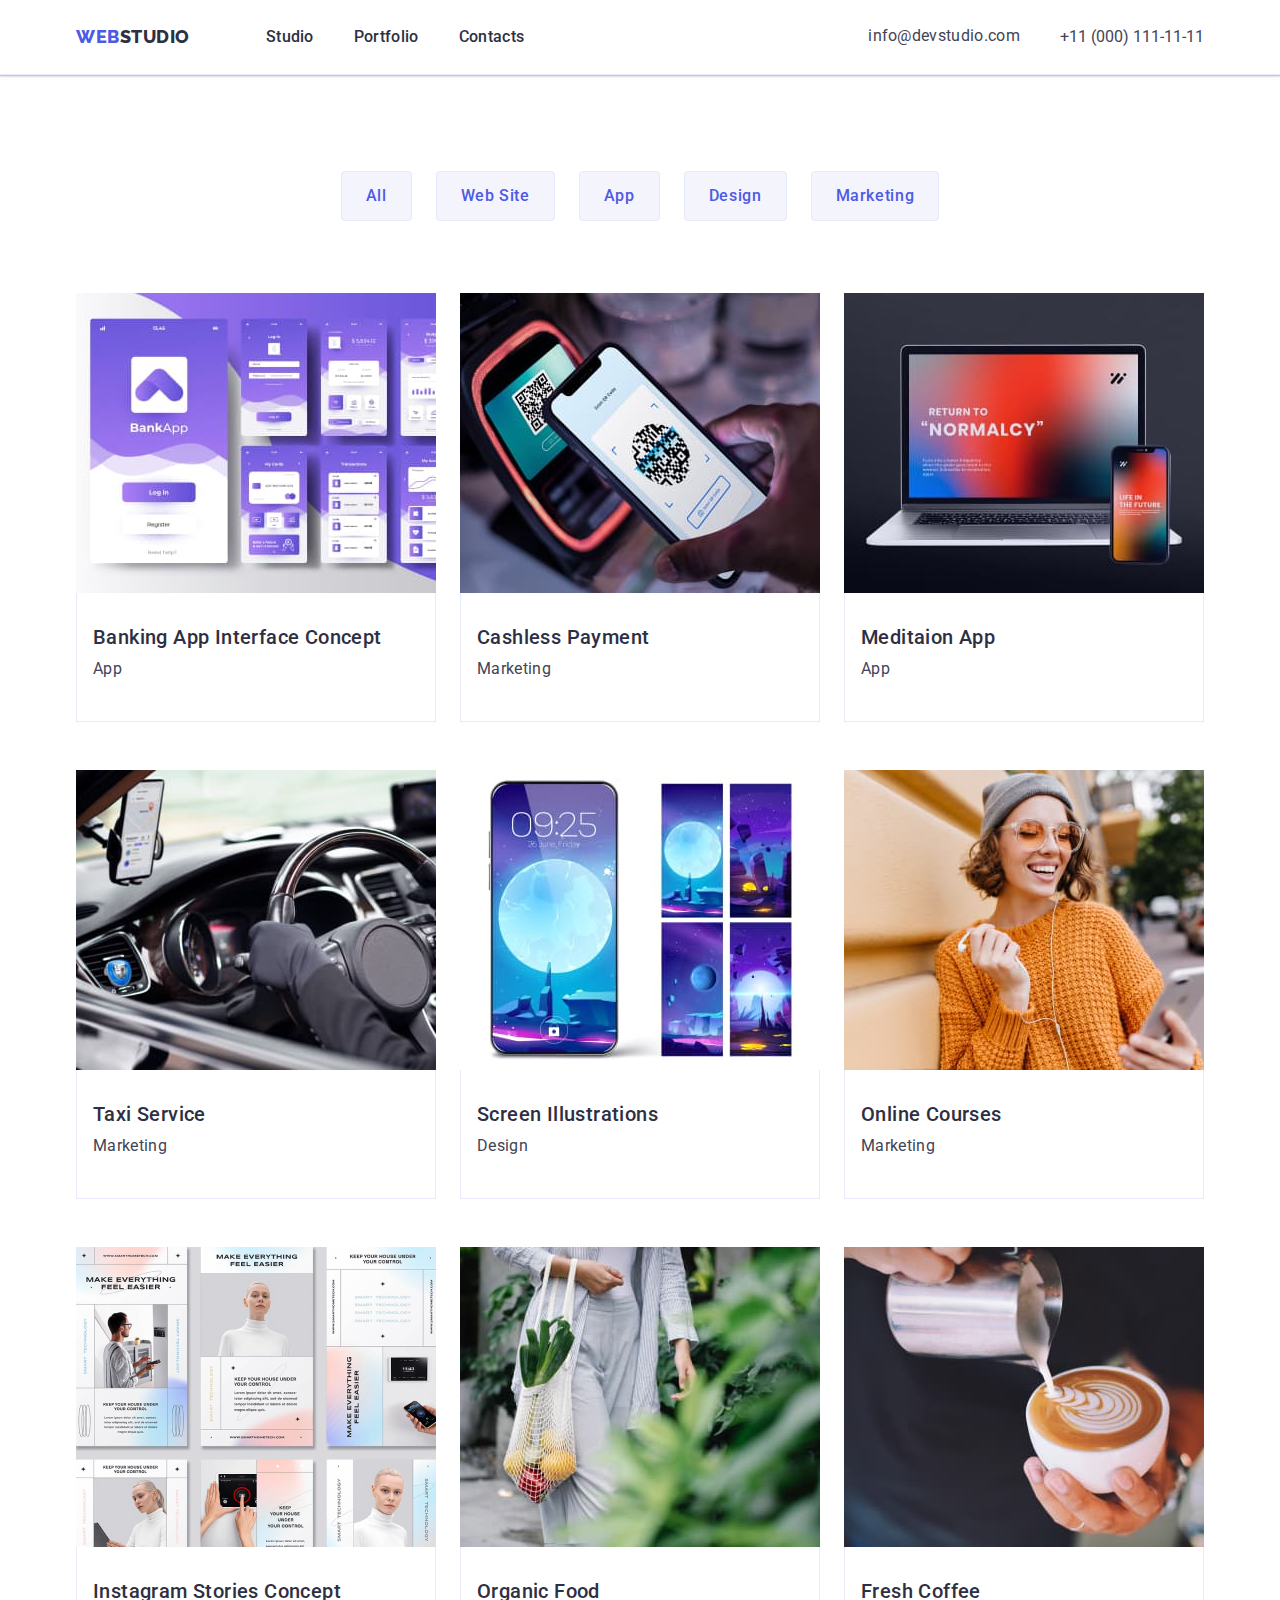
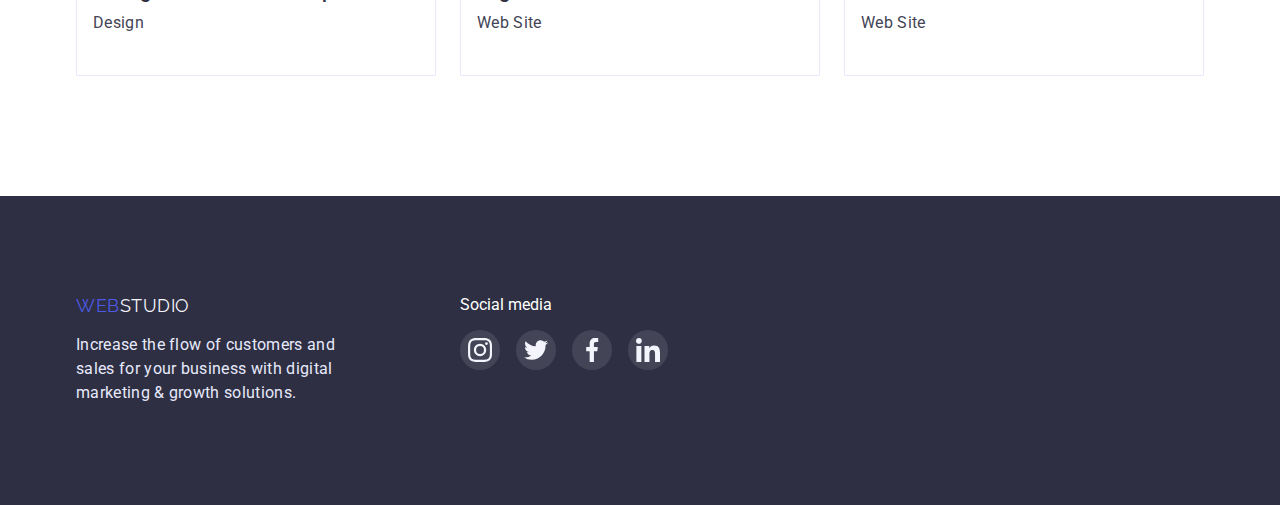
<file: portfolio.html>
<!DOCTYPE html>
<html lang="en">
  <head>
    <meta charset="UTF-8" />
    <meta http-equiv="X-UA-Compatible" content="IE=edge" />
    <meta name="viewport" content="width=device-width, initial-scale=1.0" />
    <title>GoIt</title>
    <link
      rel="stylesheet"
      href="https://cdnjs.cloudflare.com/ajax/libs/modern-normalize/1.1.0/modern-normalize.min.css"
    />
    <link rel="stylesheet" href="./css/styles.css" />
    <link rel="preconnect" href="https://fonts.googleapis.com" />
    <link rel="preconnect" href="https://fonts.gstatic.com" crossorigin />
    <link
      href="https://fonts.googleapis.com/css2?family=Raleway:wght@800&family=Roboto:wght@400;500;700;900&display=swap"
      rel="stylesheet"
    />
  </head>
  <body>
    <header class="header">
      <div class="container div-header-container">
        <nav class="header-navigation">
          <a class="header-logo link" href="./index.html"
            ><span class="logo-web">Web</span>Studio</a
          >

          <ul class="header-list list">
            <li class="header-item">
              <a class="header-link link" href="index.html">Studio</a>
            </li>
            <li class="header-item">
              <a class="header-link link" href="portfolio.html">Portfolio</a>
            </li>
            <li class="header-item">
              <a class="header-link link" href="">Contacts</a>
            </li>
          </ul>
        </nav>
        <!--address-->

        <address class="adress">
          <ul class="list adress-flex">
            <li>
              <a class="header-mail link" href="mailto:info@devstudio.com"
                >info@devstudio.com</a
              >
            </li>
            <li>
              <a class="header-tel link" href="tel:+110001111111"
                >+11 (000) 111-11-11</a
              >
            </li>
          </ul>
        </address>
      </div>
    </header>

    <main>
      <!--button-->

      <section class="sec-portfo">
        <div class="container">
          <h1 class="visually-hidden">portfolio</h1>

          <ul class="list spisoc but-portfolio">
            <li><button class="button-portfolio" type="button">All</button></li>

            <li>
              <button class="button-portfolio" type="button">Web Site</button>
            </li>
            <li><button class="button-portfolio" type="button">App</button></li>
            <li>
              <button class="button-portfolio" type="button">Design</button>
            </li>
            <li>
              <button class="button-portfolio" type="button">Marketing</button>
            </li>
          </ul>

          <ul class="list blank">
            <li class="feature-li">
              <a href="" class="all">
                <div class="cover-war">
                  <img src="./images/portfolio/sect1p1.jpg" alt="Banking App" />
                  <p class="cover-text">
                    14 Stylish and User-Friendly App Design Concepts · Task
                    Manager App · Calorie Tracker App · Exotic Fruit Ecommerce
                    App · Cloud Storage App
                  </p>
                </div>
                <div class="cardss">
                  <h2 class="feature">Banking App Interface Concept</h2>
                  <p class="feature-text">App</p>
                </div>
              </a>
            </li>
            <li class="feature-li">
              <a href="" class="all">
                <img
                  src="./images/portfolio/sect1p2.jpg"
                  alt="Cashless Payment"
                />
                <div class="cardss">
                  <h2 class="feature">Cashless Payment</h2>
                  <p class="feature-text">Marketing</p>
                </div>
              </a>
            </li>

            <li class="feature-li">
              <a href="" class="all">
                <img src="./images/portfolio/sect1p3.jpg" alt="Meditaion App" />
                <div class="cardss">
                  <h2 class="feature">Meditaion App</h2>
                  <p class="feature-text">App</p>
                </div>
              </a>
            </li>

            <li class="feature-li">
              <a href="" class="all">
                <img src="./images/portfolio/sect2p1.jpg" alt="" />
                <div class="cardss">
                  <h2 class="feature">Taxi Service</h2>
                  <p class="feature-text">Marketing</p>
                </div>
              </a>
            </li>
            <li class="feature-li">
              <a href="" class="all">
                <img src="./images/portfolio/sect2p2.jpg" alt="" />
                <div class="cardss">
                  <h2 class="feature">Screen Illustrations</h2>
                  <p class="feature-text">Design</p>
                </div>
              </a>
            </li>
            <li class="feature-li">
              <a href="" class="all">
                <img src="./images/portfolio/sect2p3.jpg" alt="" />
                <div class="cardss">
                  <h2 class="feature">Online Courses</h2>
                  <p class="feature-text">Marketing</p>
                </div>
              </a>
            </li>

            <li>
              <a href="" class="all">
                <img src="./images/portfolio/sect3p1.jpg" alt="" />
                <div class="cardss">
                  <h2 class="feature">Instagram Stories Concept</h2>
                  <p class="feature-text">Design</p>
                </div>
              </a>
            </li>
            <li class="feature-li">
              <a href="" class="all">
                <img src="./images/portfolio/sect3p2.jpg" alt="" />
                <div class="cardss">
                  <h2 class="feature">Organic Food</h2>
                  <p class="feature-text">Web Site</p>
                </div>
              </a>
            </li>
            <li class="feature-li">
              <a href="" class="all">
                <img src="./images/portfolio/sect3p3.jpg" alt="" />
                <div class="cardss">
                  <h2 class="feature">Fresh Coffee</h2>
                  <p class="feature-text">Web Site</p>
                </div>
              </a>
            </li>
          </ul>
        </div>
      </section>
    </main>

    <footer class="footer">
      <div class="container div-footer">
        <div>
          <a class="footer-logo link" href="./index.html"
            ><span class="foot-web">Web</span>Studio</a
          >
          <p class="footer-text">
            Increase the flow of customers and sales for your business with
            digital marketing & growth solutions.
          </p>
        </div>
        <div class="social-div">
          <p class="foot-soc-text">Social media</p>
          <ul class="foot-ul">
            <li class="foot-li">
              <a class="foot-a" href>
                <svg class="foot-svg" width="24" height="24">
                  <use href="./images/icon.svg#icon-instagram1n"></use>
                </svg>
              </a>
            </li>

            <li class="foot-li">
              <a class="foot-a" href="">
                <svg class="foot-svg" width="24" height="24">
                  <use href="./images/icon.svg#icon-twitter2n"></use>
                </svg>
              </a>
            </li>
            <li class="foot-li">
              <a class="foot-a" href="">
                <svg class="foot-svg" width="24" height="24">
                  <use href="./images/icon.svg#icon-facebook3n"></use>
                </svg>
              </a>
            </li>
            <li class="foot-li">
              <a class="foot-a" href="">
                <svg class="foot-svg" width="24" height="24">
                  <use href="./images/icon.svg#icon-linkedin4n"></use>
                </svg>
              </a>
            </li>
          </ul>
        </div>
      </div>
    </footer>
  </body>
</html>
</file>
<file: css/styles.css>
:root {
    --primary-text-color: #2E2F42;
    --background-color: #FFFFFF;
    --primary-bg-color: #FFFFFF;
    --l-gra: linear-gradient(rgba(46, 47, 66, 0.7)); 
}
/*---------fonts------*/

    body {
        font-family: 'Roboto', sans-serif;
        font-size: 16px;
        color: var(--primary-text-color);
        background-color: var(--primary-bg-color);
        
}
/*---------text no point-----*/
.link {
    text-decoration: none; 
    display: block;
    
   
 
 }
 
 .header-navigation {
    display: flex;
    justify-content: center;
    align-items: center;
 }
 
 .list {
     list-style: none;
 }
/*-----------header------------*/

.header {
    background-color: #FFFFFF;
    border-bottom: 1px solid #E7E9FC;
    box-shadow: 0px 2px 1px rgba(46, 47, 66, 0.08), 0px 1px 1px rgba(46, 47, 66, 0.16), 0px 1px 6px rgba(46, 47, 66, 0.08);
   
    
}


.header-item:focus,
.header-item:hover {
    color: #404BBF;
}

.header-link {
font-weight: 500;
font-size: 16px;
line-height: 1.5;
letter-spacing: 0.02em;
position: relative;
padding-top: 24px;
  padding-bottom: 24px;

}

.header-link::after {
    content: '';
    display: block;
    width: 100%;
    height: 4px;
    background-color: #404BBF;
    border-radius: 2px;
   position: absolute;
   left: 0;
   bottom: 0;
  opacity: 0;
  transition: transform 250ms;
  transform: scaleX(0);
  

}

.header-link:hover::after {
    transform: scaleX(1);
    opacity: 1;
}


.header-mail { 
font-size: 16px;
line-height: 1.5;
letter-spacing: 0.02em;

}

.header-mail:focus {
    color: #404BBF;
}

.header-mail:hover {
    color: #404BBF;
}
.header-tel {
font-size: 16px;
line-height: 1.5;
padding-top: 25px;
padding-bottom: 25px;
}

.header-tel:focus {
    color: #404BBF;
}

.header-tel:hover{
    color: #404BBF;
}

/*------------hero-----------*/
.hero {
font-size: 56px;
line-height: 1.07;
letter-spacing: 0.02em;
font-weight: 700;
font-size: 56px;
line-height: 1.07;
align-items: center;
letter-spacing: 0.02em;
color: #FFFFFF;
width: 496px;
margin-left: auto;
margin-right: auto;



}

.button {
    cursor: pointer;
    font-size: 16px;
    line-height: 1.5;
    letter-spacing: 0.04em;
    color: #FFFFFF;
    font-weight: 500;
    text-align: center;
        padding-top: 180px;
        padding-bottom: 180px;
        background-repeat: no-repeat;
        background-position: center;
       box-shadow: 0px 4px 4px rgba(0, 0, 0, 0.15);
border-radius: 4px;
}    
.button {
    font-family: inherit;
background: #4D5AE5;
font-family: 'Roboto';
font-size: 16px;
line-height: 1.5;
min-width: 169px;
border: none;
border-radius: 4px;
padding: 16px 32px;


}

.but-ind {

    
}
.button:focus {

    background-color: #404BBF;

    color: #FFFFFF
    ;
}
.button:active {
    background-color: #404BBF;


}
.button:hover {
    background-color: #404BBF;
    color: #FFFFFF;

}

.feature { 
font-size: 20px;
line-height: 1.2;
letter-spacing: 0.02em;
color: #2E2F42;
font-weight: 500;
margin-bottom: 8px;
align-items: center;


}
.feature-text {
font-size: 16px;
line-height: 1.5;
letter-spacing: 0.02em;
color: #434455
;

align-content: center;
margin-bottom: 8px;
}

.capital {
font-size: 36px;
line-height: 1.11;
letter-spacing: 0.02em;
text-align: center;
margin-bottom: 72px;
}


/*-------ourteam------*/
.team {
    background-color: #F4F4FD;
    padding-top: 120px;
    padding-bottom: 120px;
   
 
}

/*--------button-portfolio------*/

.button-portfolio {
    cursor: pointer;
   
  
    
}

.button-portfolio {
    font-family: 'Roboto';

font-size: 16px;
line-height: 1.5;
letter-spacing: 0.04em;
font-family: inherit; 
    background-color: #F4F4FD;
    color: #4D5AE5;
    font-weight: 500;
    padding: 12px 24px;
    border: 1px solid #E7E9FC;
    border-radius: 4px;
   





}

.spisoc {
margin-bottom: 72px;
}

.button-portfolio:hover {
 
    background: #404BBF;
    color: #FFFFFF
    ;
    border-color: transparent;
border-radius: 4px;
box-shadow: 0px 3px 1px rgba(0, 0, 0, 0.1), 0px 2px 1px rgba(0, 0, 0, 0.08), 0px 2px 2px rgba(0, 0, 0, 0.12);
}
.button-portfolio:focus {
    background-color: #404BBF;
    color: #FFFFFF
    ;
        border: 1px solid #E7E9FC;
        border-radius: 4px;
        box-shadow: 0px 3px 1px rgba(0, 0, 0, 0.1), 0px 2px 1px rgba(0, 0, 0, 0.08), 0px 2px 2px rgba(0, 0, 0, 0.12);
}



.fon-imag {
    background-color: #FFFFFF;
    width: 264px;

    box-shadow: 0px 1px 6px rgba(46, 47, 66, 0.08), 0px 1px 1px rgba(46, 47, 66, 0.16), 0px 2px 1px rgba(46, 47, 66, 0.08);
    border-radius: 0px 0px 4px 4px;
    
    


}
.logo-web {
   color: #4D5AE5; 
   font-family: 'Raleway';
font-weight: 800;
font-size: 18px;
line-height: 1.33;
letter-spacing: 0.03em;
text-transform: uppercase
}
.doing{
    padding-bottom: 120px;
}
.header-logo {
    font-family: 'Raleway', sans-serif;
font-weight: 800;
font-size: 18px;
line-height: 1.33; 
letter-spacing: 0.03em;
text-transform: uppercase;
color: #2E2F42;
}


.visually-hidden {
    position: absolute;
    white-space: nowrap;
    width: 1px;
    height: 1px;
    overflow: hidden;
    border: 0;
    padding: 0;
    clip: rect(0 0 0 0);
    clip-path: inset(50%);
    margin: -1px;
    }
    
    .footer-logo {
 font-family: 'Raleway', sans-serif;
font-size: 18px;
line-height: 1.16;
letter-spacing: 0.03em;
color: #F4F4FD;
text-transform: uppercase;

    }

.foot-web {
color: #4D5AE5;
}

.footer {
    background-color: #2E2F42;
    padding: 100px 0;

}
.fot-wi {
    width: 264px;
height: 110px;
left: 156px;
top: 2380px;

}

.footer-text
{
font-size: 16px;
line-height: 1.5;
letter-spacing: 0.02em;
color: #E7E9FC;
margin-top: 16px;


width: 264px;

}

.header-link {
    color: #2E2F42;
}

.header-link:hover {

    color: #404BBF;
}

.header-link:focus {

    color: #404BBF;
}


 .header-mail {
    color: #434455
    ;
    padding-top: 24px;
    padding-bottom: 24px;
    display: block;
 }
 .header-tel {
    color: #434455
    ;
 }

 .hero {
    color: #FFFFFF
    ;
    margin-bottom: 48px;
 }
 .section {
  max-width: 1440px;
  margin-left: auto;
  margin-right: auto;
    flex-grow: 1;
   padding: 188px 0;
   text-align: center;
   background-image:linear-gradient(rgba(46, 47, 66, 0.7),
   rgba(46, 47, 66, 0.7)),
    url(../images/front/people-office.jpg);
   background-repeat: no-repeat;
   background-position: center;
   background-size: cover;


/*
        text-align: center;
        padding-top: 180px;
        padding-bottom: 180px;
   
        background-position: center;
        background-size: cover;
   */
    
 
}

 .adress {
    font-style: normal;
    margin-left: auto;
 }

 .feature-li {
    background-color: #FFFFFF;
   
 }

 .all {
    text-decoration: none;
 }
.cover-war {
    position: relative;
    overflow: hidden;

}
 
 .cover-text {
    position: absolute;
    top: 0;
    padding: 40px;
    line-height: 1.5;
    font-size: 16px;
    font-weight: 400;
    color: #FFFFFF;
    background-color: #4D5AE5;
    height: 100%;
    transform: translateY(100%);
    transition: 300ms linear;
}

.feature-li:hover  .cover-text {
     transform: translateY(0%);
}



 .header-navigation {
    display: flex;
    align-items: center;
    margin-right: auto;
    
   
 }

 .header-list {
    display: flex; 
    gap: 40px;
    display: block;
   
 }



 .adress-flex {
    display: flex;
    display: block;
   
    gap: 40px;


 }
 .container {
    width: 100%;
    max-width: 1158px;
    padding-left: 15px;
    padding-right: 15px;
    margin: 0 auto;
  
 }

 .div-header-container {
    display: flex;
    align-items: center;
 }

 .header-logo {
    margin-right: 76px;
    padding-top: 24px;
    padding-bottom: 24px;
    display: block;
 }

 .sectionone {
    display: flex;
    gap: 24px;
 }


 .list {
    display: flex;
    
 }

 .gap-24 {
    gap: 24px;
 }

 .our-team {
    align-items: center;
 

 }

 .footer {

 }
.footer-logo{
    padding-top: 0px;
    padding-bottom: 0;
}
 .div-footer {

}
.but-portfolio {
    gap: 24px;
    justify-content: center; 
   
  
}

.blank {
    flex-wrap: wrap;
    gap: 48px 24px;
    margin: 0;
    padding: 0;
}

* {
    margin: 0;
    padding: 0;
}
.li-one {
    width: 264px;
}
.strategy {
    padding-top: 120px;
    padding-bottom: 120px;
}

.team-div {
    padding-top: 32px;
    padding-bottom: 32px;
    padding-left: 16px;
    padding-right: 16px;
 text-align: center;
}

.cardss {
    padding-top: 32px;
    padding-bottom: 32px;
    padding-left: 16px;
    padding-right: 16px;
border: 1px solid #E7E9FC;
border-top: none;
}

.li-fotosi {
    width: 360px;

   
}

.sec-portfo {
    padding-top: 96px;
    padding-bottom: 120px;
}
img {
    display: block;
    max-width: 100%;
    height: auto;
    }"
    

    .social-list {
        display: flex;
        justify-content: center;
        
        
    } 

    .gap-al {
        gap: 24px;
    }

    .list {
    }
    .social-item {
        width: 40px;
        height: 40px;
        
        
    } 
    .social-link {
        width: 100%;
        height: 100%;
        border-radius: 50%;
        display: flex;
        justify-content: center;
        align-items: center;
        border-radius: 50%;
        background-color: #4D5AE5;
    }
   
    .bord-soc-icon {
        fill: chartreuse;
    }

    .social-link:is(:hover, :focus) {
        background-color: #404BBF;
    }


    /* TEST */
    .test-h2{
        justify-content: center;
       
        display: flex;
        margin-bottom: 72px;
        font-family: 'Roboto';
font-style: normal;
font-size: 36px;
line-height: 1.11;
letter-spacing: 0.02em;
    }
.test {
    padding-top: 130px;
    padding-bottom: 120px;
   
}
    .test-list {
        display: flex;
        gap: 24px;
    }

    .test-item {
        width: 168px;
        height: 88px;
    }
    .test-link {
        width: 100%;
        height: 100%;
        border: 1px solid #8E8F99;
        border-radius: 4px;
        display: flex;
        align-items: center;
        justify-content: center;
    }

.test-link:is(:hover, :focus) {
border-color: #404BBF;
    }



.test-icon:is(:hover, :focus) {
    fill: #404BBF;
}

    .link {
    }
    .test-icon {
        fill: #8E8F99;
      
    }

    .social-div {
        margin-left: 120px;
       
       
    }
.div-footer {
    display: flex;
}
    .foot-soc-text {
        color: #FFFFFF;
     
    }


    .foot-ul {
        display: flex;
        gap: 16px;
        margin-top: 16px;
        list-style: none;
        
    }
    .foot-li {
        width: 40px;
        height: 40px;

     
        justify-content: center;
        
    }
    .foot-a {
        width: 100%;
        height: 100%;
        border-radius: 50%;
        display: flex;
        justify-content: center;
        align-items: center;
        border-radius: 50%;
        background-color:rgba(255, 255, 255, 0.1);
    }
    .foot-svg {
    }

    
    .strat-fon {
        width: 264px;
        height: 112px;
        background-color:#F4F4FD;
        display: flex;
        justify-content: center;
        align-items: center;
        border-radius: 4px;
    margin-bottom: 8px;

      
    }

    .foot-a:is(:hover, :focus) {
        background-color: #31D0AA;
    
 
 
    }

    .test-icon :is(:hover, :focus) {
        background-color: #404BBF;
fill:  #404BBF;;
 
 
    }

    .all:is(:hover, :focus) {
        box-shadow: 0px 1px 6px rgba(46, 47, 66, 0.08);
        
    }

    .backdrob {
        position: fixed;
        top: 0;
        width: 100%;
        height: 100%;
        background-color: rgba(46, 47, 66, 0.4);
    }

    .modal {
        width: 408px;
        min-height: 576px;
        background-color: #FCFCFC;
        border: 5px;
        position: absolute;
        top: 50%;
        left: 50%;
        transform: translate(-50%, -50%);

    }

    .modal-button {
        width: 24px;
        height: 24px;
        border: 1px solid rgba(0, 0, 0, 0.1);
        background-color: #E7E9FC;
        border-radius: 50%;
        display: flex;
        justify-content: center;
        align-items: center;
        margin-left: auto;
        padding: 0;
    }
</file>
